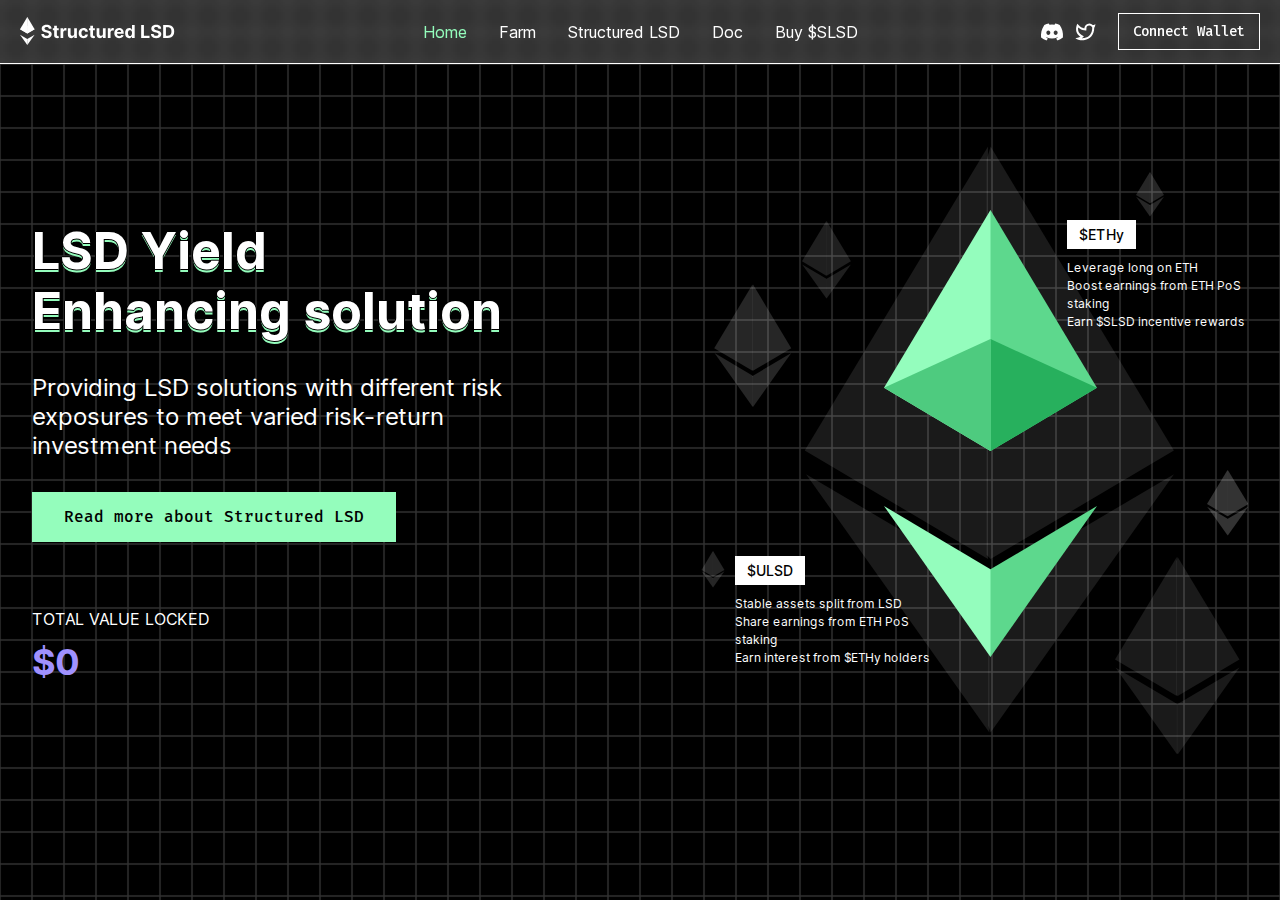
<file: index.html>
<!DOCTYPE html><html lang="en"><head><meta charSet="utf-8"/><title>Structured LSD</title><meta name="description" content="Structured LSD"/><meta name="viewport" content="width=device-width, initial-scale=1"/><link rel="icon" href="/favicon.ico"/><meta name="next-head-count" content="5"/><link rel="preload" href="/_next/static/media/2aaf0723e720e8b9-s.p.woff2" as="font" type="font/woff2" crossorigin="anonymous" data-next-font="size-adjust"/><link rel="preload" href="/_next/static/media/9c6817ab9c992ff9-s.p.woff2" as="font" type="font/woff2" crossorigin="anonymous" data-next-font="size-adjust"/><link rel="preload" href="/_next/static/css/ef22d8c34d63a264.css" as="style"/><link rel="stylesheet" href="/_next/static/css/ef22d8c34d63a264.css" data-n-g=""/><noscript data-n-css=""></noscript><script defer="" nomodule="" src="/_next/static/chunks/polyfills-c67a75d1b6f99dc8.js"></script><script src="/_next/static/chunks/webpack-255d005be907656b.js" defer=""></script><script src="/_next/static/chunks/framework-ac88a2a245aea9ab.js" defer=""></script><script src="/_next/static/chunks/main-41ab38cb05343f68.js" defer=""></script><script src="/_next/static/chunks/pages/_app-d79e68efb12487c0.js" defer=""></script><script src="/_next/static/chunks/pages/index-9349ec3490796a8e.js" defer=""></script><script src="/_next/static/8OdE-JBowdwiIYoOuSoWz/_buildManifest.js" defer=""></script><script src="/_next/static/8OdE-JBowdwiIYoOuSoWz/_ssgManifest.js" defer=""></script></head><body><div id="__next"><main style="position:relative;overflow-x:hidden" class="c-PJLV __className_ccafe3"><section aria-label="Notifications alt+T" tabindex="-1"><ol tabindex="-1" data-sonner-toaster="true" data-theme="light" data-y-position="bottom" data-x-position="right" style="--front-toast-height:undefinedpx;--offset:32px;--width:356px;--gap:14px"></ol></section></main></div><script id="__NEXT_DATA__" type="application/json">{"props":{"pageProps":{}},"page":"/","query":{},"buildId":"8OdE-JBowdwiIYoOuSoWz","nextExport":true,"autoExport":true,"isFallback":false,"scriptLoader":[]}</script></body></html>
</file>
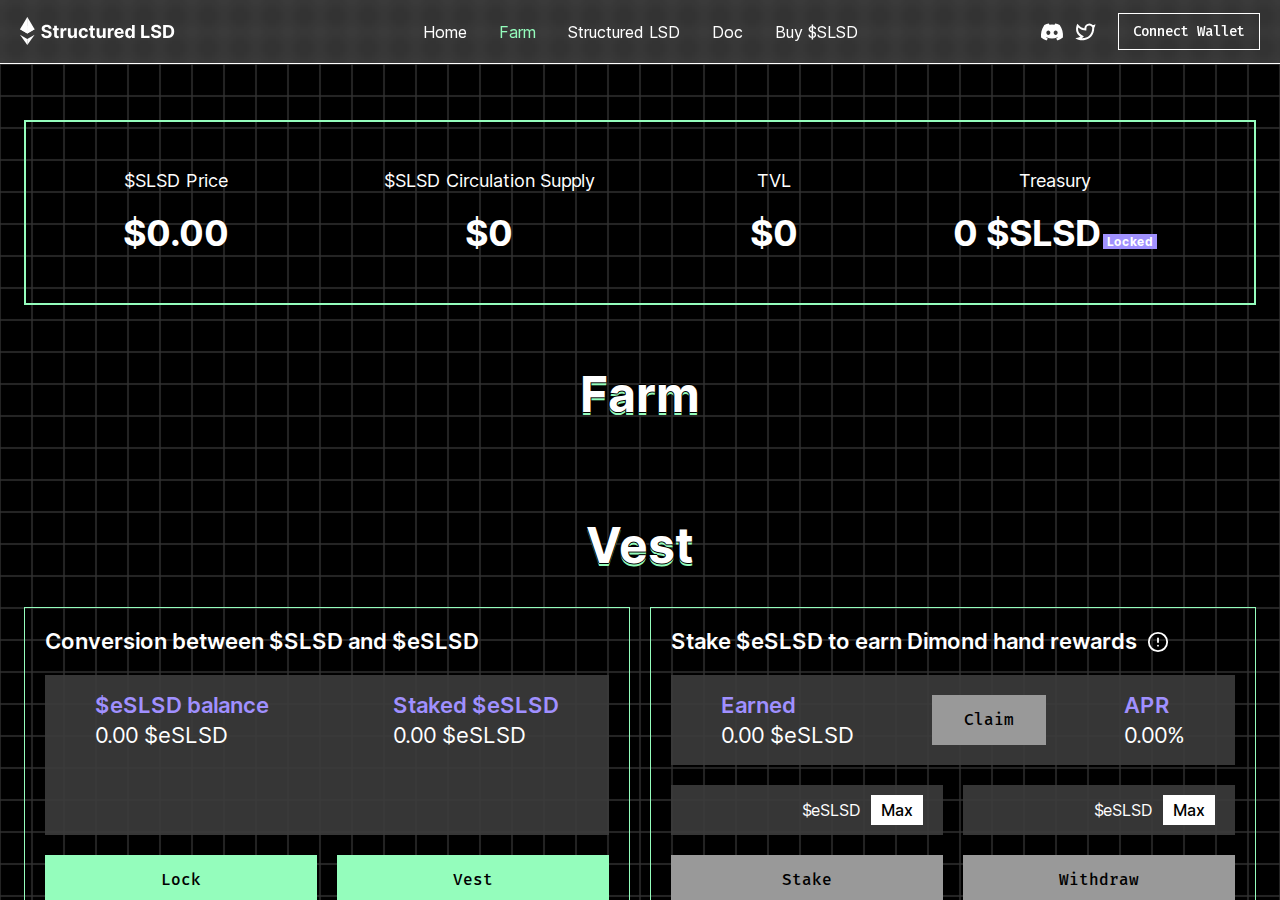
<file: farm.html>
<!DOCTYPE html><html lang="en"><head><meta charSet="utf-8"/><title>Structured LSD</title><meta name="description" content="Structured LSD"/><meta name="viewport" content="width=device-width, initial-scale=1"/><link rel="icon" href="/favicon.ico"/><meta name="next-head-count" content="5"/><link rel="preload" href="/_next/static/media/2aaf0723e720e8b9-s.p.woff2" as="font" type="font/woff2" crossorigin="anonymous" data-next-font="size-adjust"/><link rel="preload" href="/_next/static/media/9c6817ab9c992ff9-s.p.woff2" as="font" type="font/woff2" crossorigin="anonymous" data-next-font="size-adjust"/><link rel="preload" href="/_next/static/css/ef22d8c34d63a264.css" as="style"/><link rel="stylesheet" href="/_next/static/css/ef22d8c34d63a264.css" data-n-g=""/><noscript data-n-css=""></noscript><script defer="" nomodule="" src="/_next/static/chunks/polyfills-c67a75d1b6f99dc8.js"></script><script src="/_next/static/chunks/webpack-255d005be907656b.js" defer=""></script><script src="/_next/static/chunks/framework-ac88a2a245aea9ab.js" defer=""></script><script src="/_next/static/chunks/main-41ab38cb05343f68.js" defer=""></script><script src="/_next/static/chunks/pages/_app-d79e68efb12487c0.js" defer=""></script><script src="/_next/static/chunks/pages/farm-52b76c8fb115d2c4.js" defer=""></script><script src="/_next/static/8OdE-JBowdwiIYoOuSoWz/_buildManifest.js" defer=""></script><script src="/_next/static/8OdE-JBowdwiIYoOuSoWz/_ssgManifest.js" defer=""></script></head><body><div id="__next"><main style="position:relative;overflow-x:hidden" class="c-PJLV __className_ccafe3"><section aria-label="Notifications alt+T" tabindex="-1"><ol tabindex="-1" data-sonner-toaster="true" data-theme="light" data-y-position="bottom" data-x-position="right" style="--front-toast-height:undefinedpx;--offset:32px;--width:356px;--gap:14px"></ol></section></main></div><script id="__NEXT_DATA__" type="application/json">{"props":{"pageProps":{}},"page":"/farm","query":{},"buildId":"8OdE-JBowdwiIYoOuSoWz","nextExport":true,"autoExport":true,"isFallback":false,"scriptLoader":[]}</script></body></html>
</file>
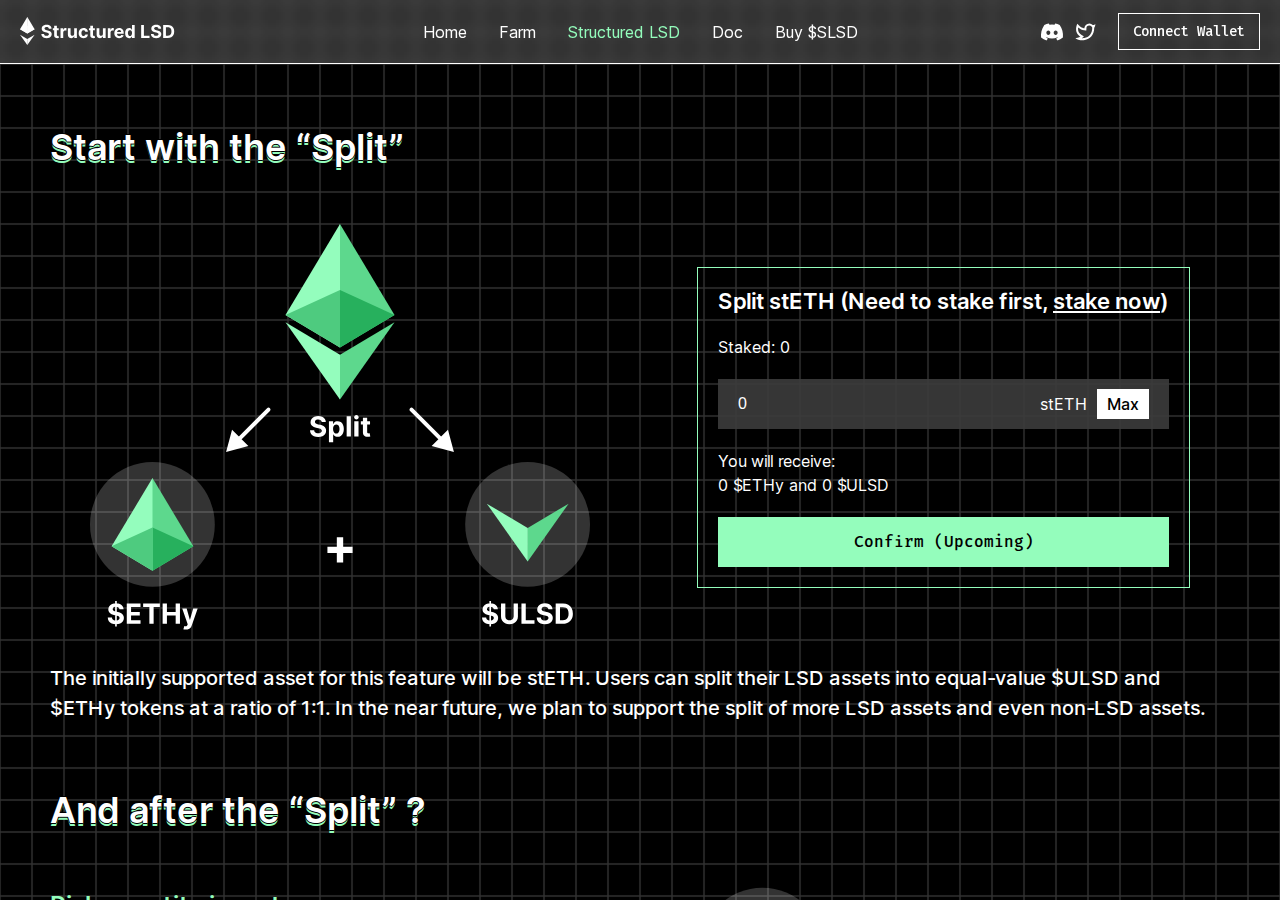
<file: structured.html>
<!DOCTYPE html><html lang="en"><head><meta charSet="utf-8"/><title>Structured LSD</title><meta name="description" content="Structured LSD"/><meta name="viewport" content="width=device-width, initial-scale=1"/><link rel="icon" href="/favicon.ico"/><meta name="next-head-count" content="5"/><link rel="preload" href="/_next/static/media/2aaf0723e720e8b9-s.p.woff2" as="font" type="font/woff2" crossorigin="anonymous" data-next-font="size-adjust"/><link rel="preload" href="/_next/static/media/9c6817ab9c992ff9-s.p.woff2" as="font" type="font/woff2" crossorigin="anonymous" data-next-font="size-adjust"/><link rel="preload" href="/_next/static/css/ef22d8c34d63a264.css" as="style"/><link rel="stylesheet" href="/_next/static/css/ef22d8c34d63a264.css" data-n-g=""/><noscript data-n-css=""></noscript><script defer="" nomodule="" src="/_next/static/chunks/polyfills-c67a75d1b6f99dc8.js"></script><script src="/_next/static/chunks/webpack-255d005be907656b.js" defer=""></script><script src="/_next/static/chunks/framework-ac88a2a245aea9ab.js" defer=""></script><script src="/_next/static/chunks/main-41ab38cb05343f68.js" defer=""></script><script src="/_next/static/chunks/pages/_app-d79e68efb12487c0.js" defer=""></script><script src="/_next/static/chunks/pages/structured-c53b8f00c165cc4a.js" defer=""></script><script src="/_next/static/8OdE-JBowdwiIYoOuSoWz/_buildManifest.js" defer=""></script><script src="/_next/static/8OdE-JBowdwiIYoOuSoWz/_ssgManifest.js" defer=""></script></head><body><div id="__next"><main style="position:relative;overflow-x:hidden" class="c-PJLV __className_ccafe3"><section aria-label="Notifications alt+T" tabindex="-1"><ol tabindex="-1" data-sonner-toaster="true" data-theme="light" data-y-position="bottom" data-x-position="right" style="--front-toast-height:undefinedpx;--offset:32px;--width:356px;--gap:14px"></ol></section></main></div><script id="__NEXT_DATA__" type="application/json">{"props":{"pageProps":{}},"page":"/structured","query":{},"buildId":"8OdE-JBowdwiIYoOuSoWz","nextExport":true,"autoExport":true,"isFallback":false,"scriptLoader":[]}</script></body></html>
</file>
<file: _next/static/css/ef22d8c34d63a264.css>
@font-face{font-family:__Fira_Code_75f5f2;font-style:normal;font-weight:300 700;font-display:swap;src:url(/_next/static/media/02b0fb833c223124-s.woff2) format("woff2");unicode-range:U+0460-052f,U+1c80-1c88,U+20b4,U+2de0-2dff,U+a640-a69f,U+fe2e-fe2f}@font-face{font-family:__Fira_Code_75f5f2;font-style:normal;font-weight:300 700;font-display:swap;src:url(/_next/static/media/2e1f49a845c12876-s.woff2) format("woff2");unicode-range:U+0301,U+0400-045f,U+0490-0491,U+04b0-04b1,U+2116}@font-face{font-family:__Fira_Code_75f5f2;font-style:normal;font-weight:300 700;font-display:swap;src:url(/_next/static/media/49b4b4779109cbcf-s.woff2) format("woff2");unicode-range:U+1f??}@font-face{font-family:__Fira_Code_75f5f2;font-style:normal;font-weight:300 700;font-display:swap;src:url(/_next/static/media/3b49a01c1c3dbb5c-s.woff2) format("woff2");unicode-range:U+0370-03ff}@font-face{font-family:__Fira_Code_75f5f2;font-style:normal;font-weight:300 700;font-display:swap;src:url(/_next/static/media/42363274585c0409-s.woff2) format("woff2");unicode-range:U+0100-02af,U+0300-0301,U+0303-0304,U+0308-0309,U+0323,U+0329,U+1e??,U+2020,U+20a0-20ab,U+20ad-20cf,U+2113,U+2c60-2c7f,U+a720-a7ff}@font-face{font-family:__Fira_Code_75f5f2;font-style:normal;font-weight:300 700;font-display:swap;src:url(/_next/static/media/9c6817ab9c992ff9-s.p.woff2) format("woff2");unicode-range:U+00??,U+0131,U+0152-0153,U+02bb-02bc,U+02c6,U+02da,U+02dc,U+0300-0301,U+0303-0304,U+0308-0309,U+0323,U+0329,U+2000-206f,U+2074,U+20ac,U+2122,U+2191,U+2193,U+2212,U+2215,U+feff,U+fffd}@font-face{font-family:__Fira_Code_Fallback_75f5f2;src:local("Arial");ascent-override:75.29%;descent-override:24.49%;line-gap-override:0.00%;size-adjust:131.49%}.__className_75f5f2{font-family:__Fira_Code_75f5f2,__Fira_Code_Fallback_75f5f2;font-style:normal}*{box-sizing:border-box;padding:0;margin:0}body,html{max-width:100vw;color:#fff;font-family:Fira Code,-apple-system,BlinkMacSystemFont,Segoe UI,Roboto,Oxygen,Ubuntu,Cantarell,Open Sans,Helvetica Neue,sans-serif}#__next,body,html,main{width:100%;height:100%}html{background-color:#000;background-image:url(/bg.svg)}@font-face{font-family:__Inter_ccafe3;font-style:normal;font-weight:100 900;font-display:swap;src:url(/_next/static/media/d1d9458b69004127-s.woff2) format("woff2");unicode-range:U+0460-052f,U+1c80-1c88,U+20b4,U+2de0-2dff,U+a640-a69f,U+fe2e-fe2f}@font-face{font-family:__Inter_ccafe3;font-style:normal;font-weight:100 900;font-display:swap;src:url(/_next/static/media/b967158bc7d7a9fb-s.woff2) format("woff2");unicode-range:U+0301,U+0400-045f,U+0490-0491,U+04b0-04b1,U+2116}@font-face{font-family:__Inter_ccafe3;font-style:normal;font-weight:100 900;font-display:swap;src:url(/_next/static/media/ae9ae6716d4f8bf8-s.woff2) format("woff2");unicode-range:U+1f??}@font-face{font-family:__Inter_ccafe3;font-style:normal;font-weight:100 900;font-display:swap;src:url(/_next/static/media/c0f5ec5bbf5913b7-s.woff2) format("woff2");unicode-range:U+0370-03ff}@font-face{font-family:__Inter_ccafe3;font-style:normal;font-weight:100 900;font-display:swap;src:url(/_next/static/media/b1db3e28af9ef94a-s.woff2) format("woff2");unicode-range:U+0102-0103,U+0110-0111,U+0128-0129,U+0168-0169,U+01a0-01a1,U+01af-01b0,U+0300-0301,U+0303-0304,U+0308-0309,U+0323,U+0329,U+1ea0-1ef9,U+20ab}@font-face{font-family:__Inter_ccafe3;font-style:normal;font-weight:100 900;font-display:swap;src:url(/_next/static/media/9c4f34569c9b36ca-s.woff2) format("woff2");unicode-range:U+0100-02af,U+0300-0301,U+0303-0304,U+0308-0309,U+0323,U+0329,U+1e??,U+2020,U+20a0-20ab,U+20ad-20cf,U+2113,U+2c60-2c7f,U+a720-a7ff}@font-face{font-family:__Inter_ccafe3;font-style:normal;font-weight:100 900;font-display:swap;src:url(/_next/static/media/2aaf0723e720e8b9-s.p.woff2) format("woff2");unicode-range:U+00??,U+0131,U+0152-0153,U+02bb-02bc,U+02c6,U+02da,U+02dc,U+0300-0301,U+0303-0304,U+0308-0309,U+0323,U+0329,U+2000-206f,U+2074,U+20ac,U+2122,U+2191,U+2193,U+2212,U+2215,U+feff,U+fffd}@font-face{font-family:__Inter_Fallback_ccafe3;src:local("Arial");ascent-override:90.00%;descent-override:22.43%;line-gap-override:0.00%;size-adjust:107.64%}.__className_ccafe3{font-family:__Inter_ccafe3,__Inter_Fallback_ccafe3;font-style:normal}
</file>
